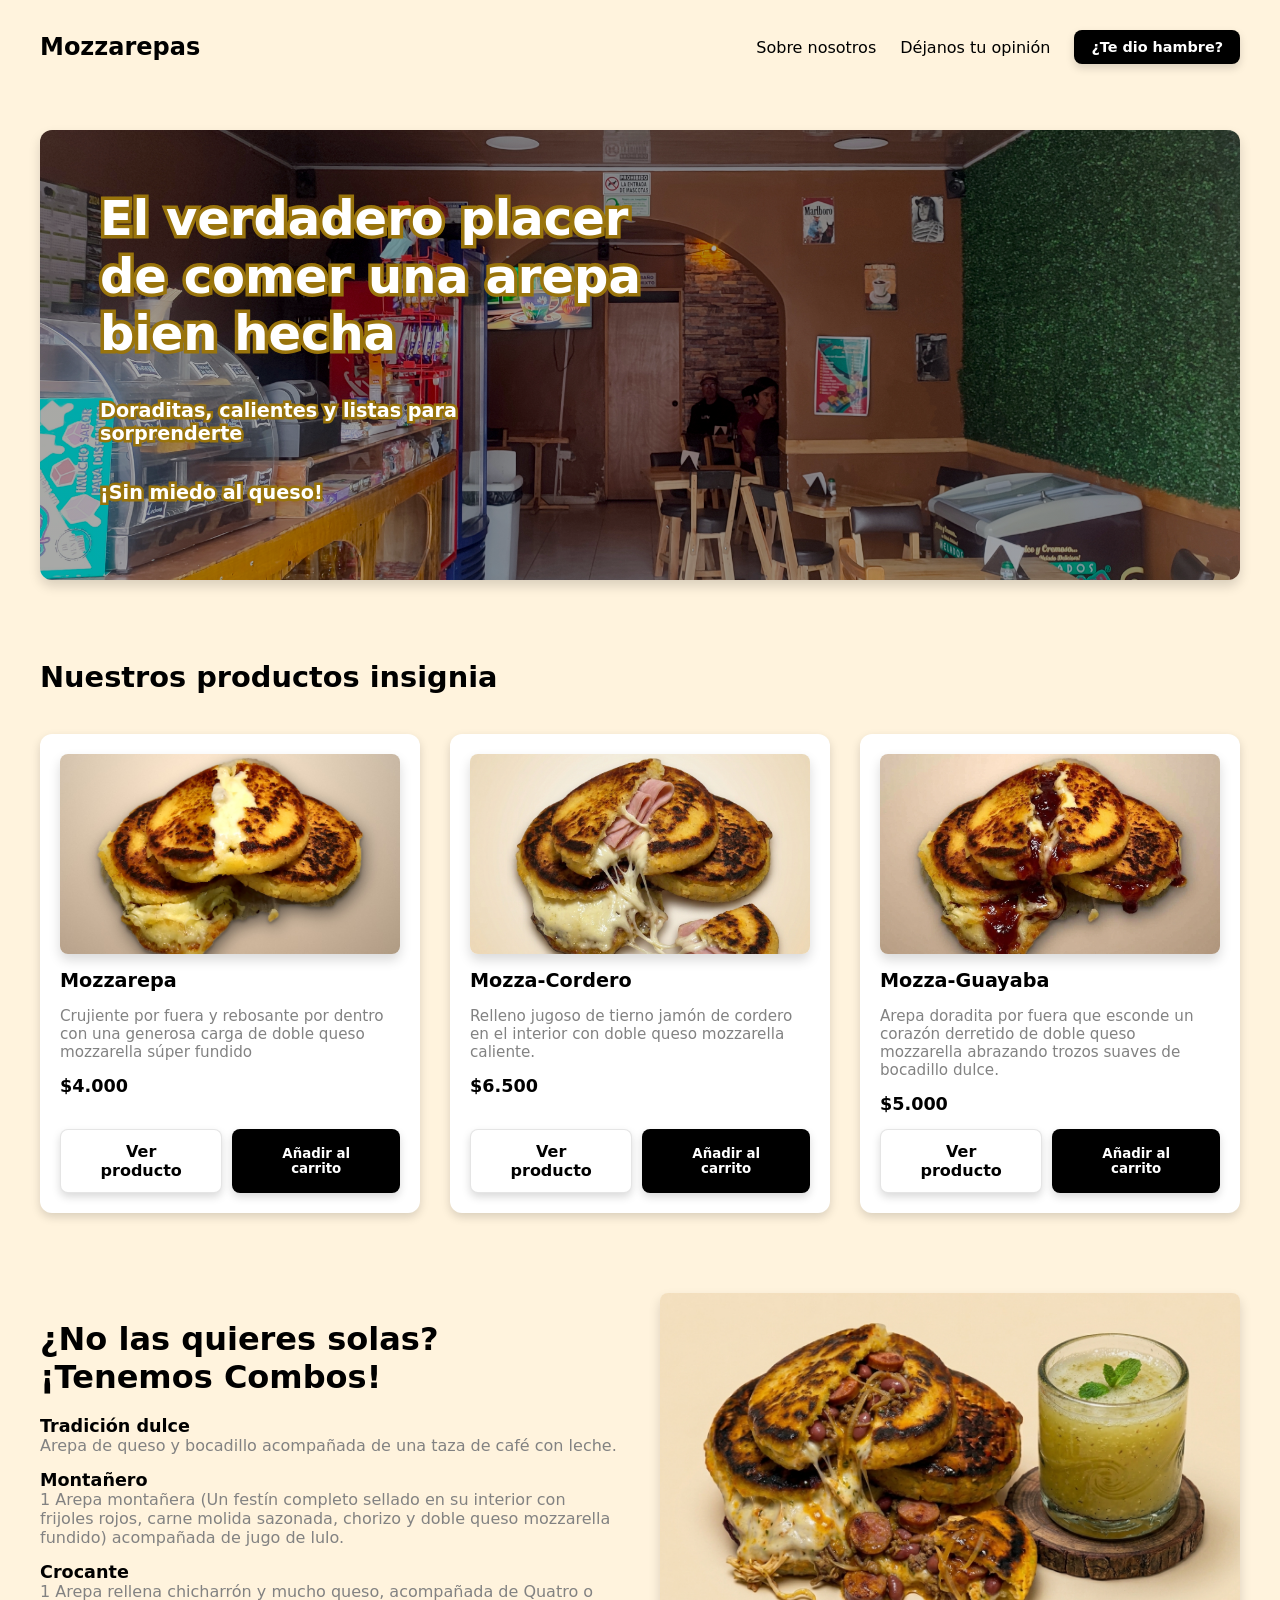
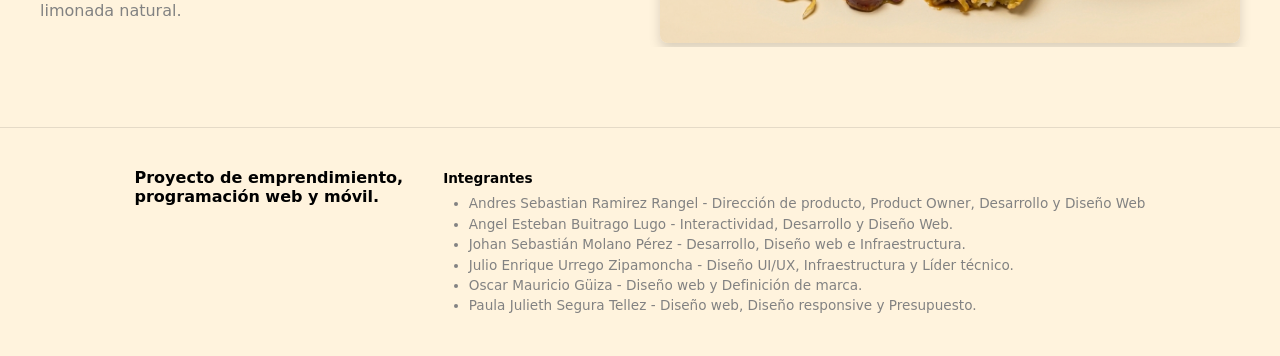
<file: index.html>
<!DOCTYPE html>
<html lang="es">
<head>
  <meta charset="UTF-8">
  <meta name="viewport" content="width=device-width, initial-scale=1.0">
  <title>Mozzarepas - Inicio</title>
  <link rel="stylesheet" href="styles/main.css">
  <script src="scripts/app.js" defer></script>
  <script src="scripts/menu.js" defer></script>
</head>
<body>

  <header>
    <a href="#" class="brand-title">Mozzarepas</a>
    <button type="button" class="menu-toggle" id="menu-toggle" aria-label="Abrir menú" aria-expanded="false">
      <span class="bar"></span>
      <span class="bar"></span>
      <span class="bar"></span>
    </button>
    <ul class="nav-links" id="nav-links">
      <li><a href="sobre-nosotros.html" class="nav-text">Sobre nosotros</a></li>
      <li><a href="opinion.html" class="nav-text">Déjanos tu opinión</a></li>
      <li><a href="tienda.html" class="btn btn-black">¿Te dio hambre?</a></li>
    </ul>
  </header>

  <main>
  <section class="main-section">
    <div class="hero-section hero-left">
      <div class="hero-content">
        <h1 class="hero-title">El verdadero placer de comer una arepa bien hecha</h1>
        <p class="hero-subtitle">Doraditas, calientes y listas para sorprenderte</p>
        <p class="hero-subtitle">¡Sin miedo al queso!</p>
      </div>
    </div>
  </section>

  <section class="main-section">
    <h2 class="section-title">Nuestros productos insignia</h2>
    <div class="products-grid" id="home-products">
      <!-- Tarjetas -->
    </div>
  </section>

  <section class="main-section section-row">
    <div class="moments-content">
      <h2 class="section-title-lg">¿No las quieres solas? ¡Tenemos Combos!</h2>
      <div class="moments-list">
        <div>
          <h3>Tradición dulce</h3>
          <p>Arepa de queso y bocadillo acompañada de una taza de café con leche.</p>
        </div>
        <div>
          <h3>Montañero</h3>
          <p>1 Arepa montañera (Un festín completo sellado en su interior con frijoles rojos, carne molida sazonada, chorizo y doble queso mozzarella fundido) acompañada de jugo de lulo.</p>
        </div>
        <div>
          <h3>Crocante</h3>
          <p>1 Arepa rellena chicharrón y mucho queso, acompañada de Quatro o limonada natural.</p>
        </div>
      </div>
    </div>
    <div class="moments-img-wrapper">
      <img src="img/montañero.jpg" alt="Combos">
    </div>
  </section>
</main>

  <footer>
    <div class="footer-proyecto">
      <p>Proyecto de emprendimiento,<br/> programación web y móvil.</p>
    </div>
    <div class="footer-integrantes">
      <h4>Integrantes</h4>
      <ul>
        <li>Andres Sebastian Ramirez Rangel - Dirección de producto, Product Owner, Desarrollo y Diseño Web</li>
        <li>Angel Esteban Buitrago Lugo - Interactividad, Desarrollo y Diseño Web.</li>
        <li>Johan Sebastián Molano Pérez - Desarrollo, Diseño web e Infraestructura.</li>
        <li>Julio Enrique Urrego Zipamoncha - Diseño UI/UX, Infraestructura y Líder técnico.</li>
        <li>Oscar Mauricio Güiza - Diseño web y Definición de marca.</li>
        <li>Paula Julieth Segura Tellez - Diseño web, Diseño responsive y Presupuesto.</li>
      </ul>
    </div>
  </footer>

  
</body>
</html>
</file>
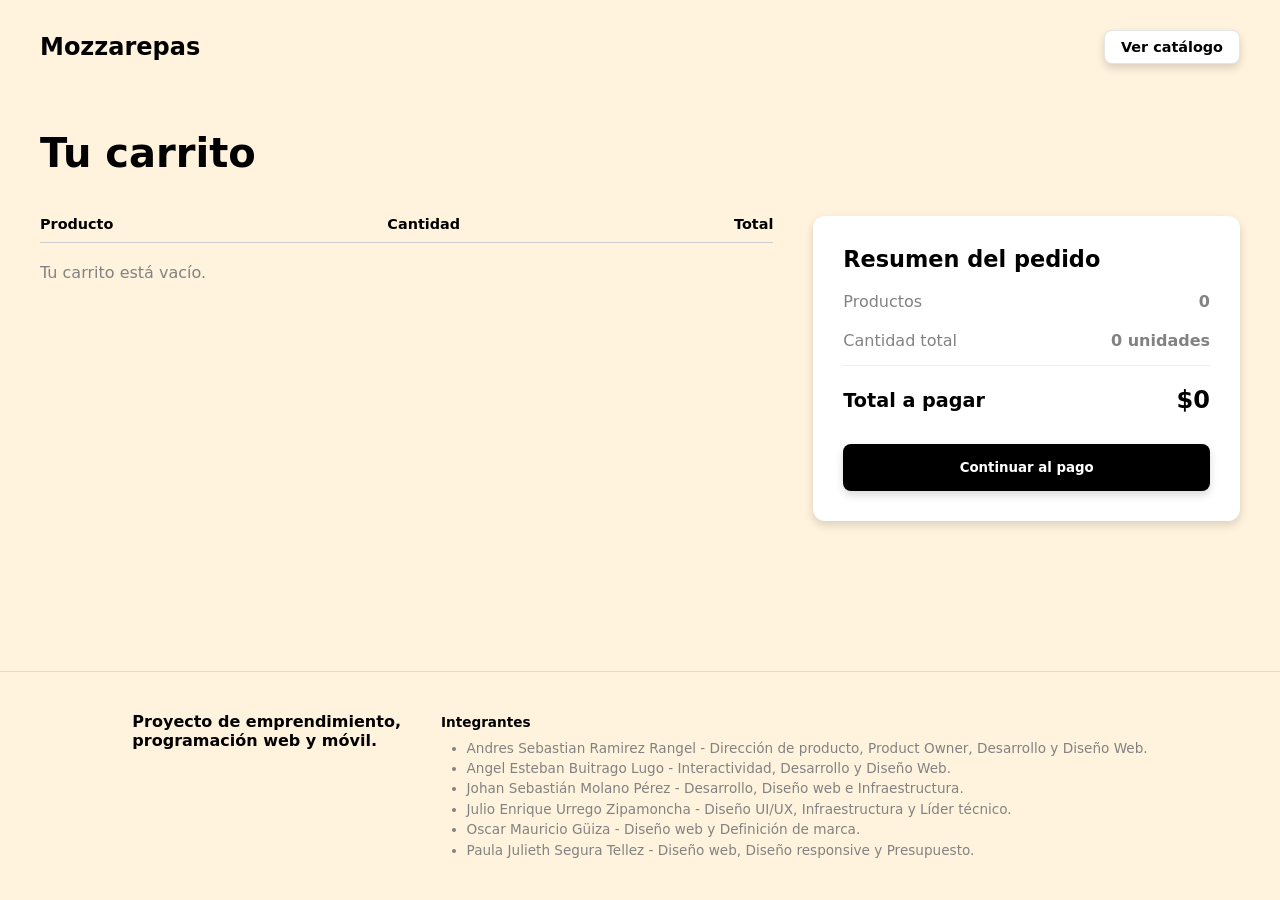
<file: carrito.html>
<!DOCTYPE html>
<html lang="es">
<head>
  <meta charset="UTF-8">
  <meta name="viewport" content="width=device-width, initial-scale=1.0">
  <title>Mozzarepas - Tu Carrito</title>
  <link rel="stylesheet" href="styles/main.css">
  <script src="scripts/app.js" defer></script>
  <script src="scripts/menu.js" defer></script>
</head>
<body>

  <header>
    <a href="index.html" class="brand-title">Mozzarepas</a>
    <button type="button" class="menu-toggle" id="menu-toggle" aria-label="Abrir menú" aria-expanded="false">
      <span class="bar"></span>
      <span class="bar"></span>
      <span class="bar"></span>
    </button>
    <ul class="nav-links" id="nav-links">
      <li><a href="catalogo.html" class="btn btn-white">Ver catálogo</a></li>
    </ul>
  </header>

  <main>
    <section class="main-section">
      <h1 class="page-title">Tu carrito</h1>

      <div class="cart-layout">
        <!-- Lista de productos -->
        <div class="cart-list-container">
          <div class="cart-list-header">
            <span>Producto</span>
            <span>Cantidad</span>
            <span>Total</span>
          </div>
          <div id="cart-items-container">
            <!-- Rellenado por app.js -->
          </div>
        </div>

        <!-- Resumen del pedido -->
        <div class="cart-summary">
          <h3>Resumen del pedido</h3>
          <div class="cart-summary-row">
            <span>Productos</span>
            <strong id="cart-subtotal-count">0</strong>
          </div>
          <div class="cart-summary-row cart-summary-divider">
            <span>Cantidad total</span>
            <strong id="cart-total-units">0 unidades</strong>
          </div>
          <div class="cart-summary-total">
            <span>Total a pagar</span>
            <span id="cart-total-amount" class="cart-total-price">$0</span>
          </div>
          <button id="checkout-btn" class="btn btn-black btn-full btn-checkout">Continuar al pago</button>
        </div>
      </div>
    </section>
  </main>

  <footer>
    <div class="footer-proyecto">
      <p>Proyecto de emprendimiento,<br/> programación web y móvil.</p>
    </div>
    <div class="footer-integrantes">
      <h4>Integrantes</h4>
      <ul>
        <li>Andres Sebastian Ramirez Rangel - Dirección de producto, Product Owner, Desarrollo y Diseño Web.</li>
        <li>Angel Esteban Buitrago Lugo - Interactividad, Desarrollo y Diseño Web.</li>
        <li>Johan Sebastián Molano Pérez - Desarrollo, Diseño web e Infraestructura.</li>
        <li>Julio Enrique Urrego Zipamoncha - Diseño UI/UX, Infraestructura y Líder técnico.</li>
        <li>Oscar Mauricio Güiza - Diseño web y Definición de marca.</li>
        <li>Paula Julieth Segura Tellez - Diseño web, Diseño responsive y Presupuesto.</li>
      </ul>
    </div>
  </footer>

</body>
</html>
</file>
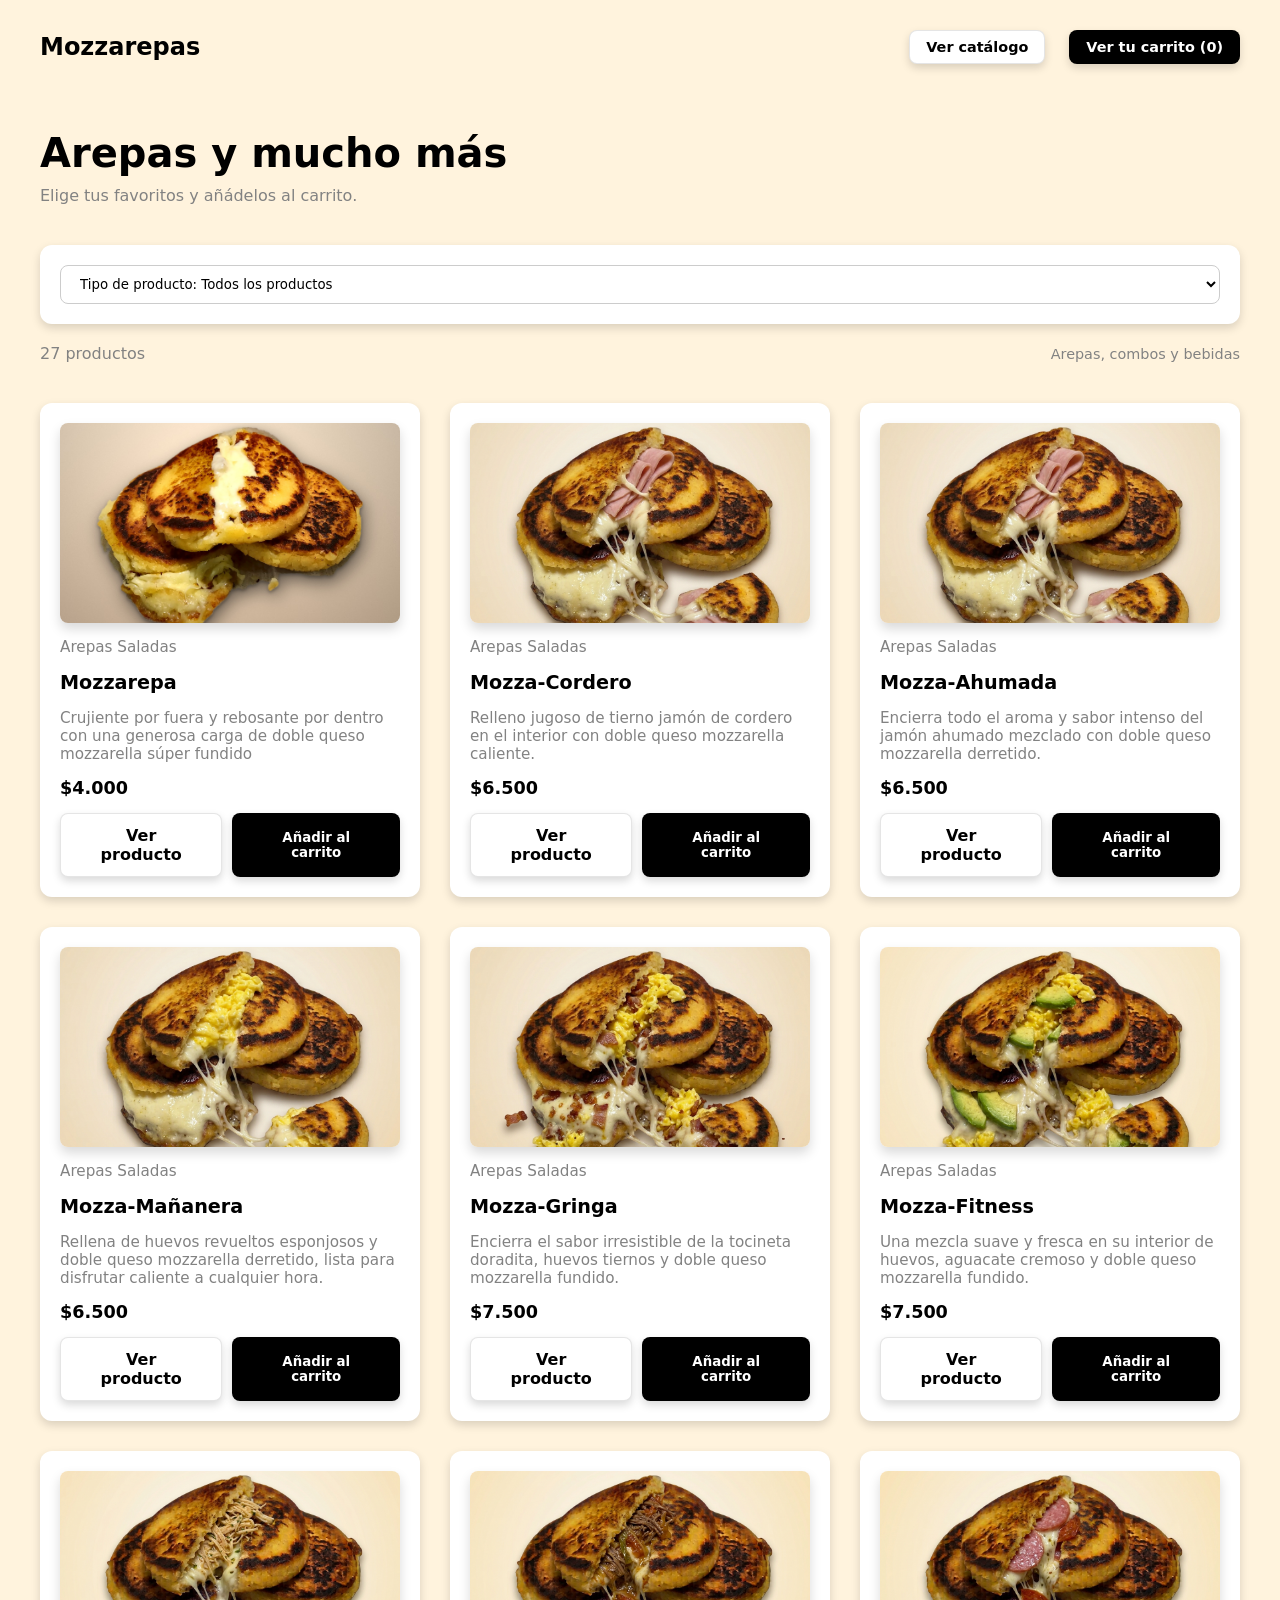
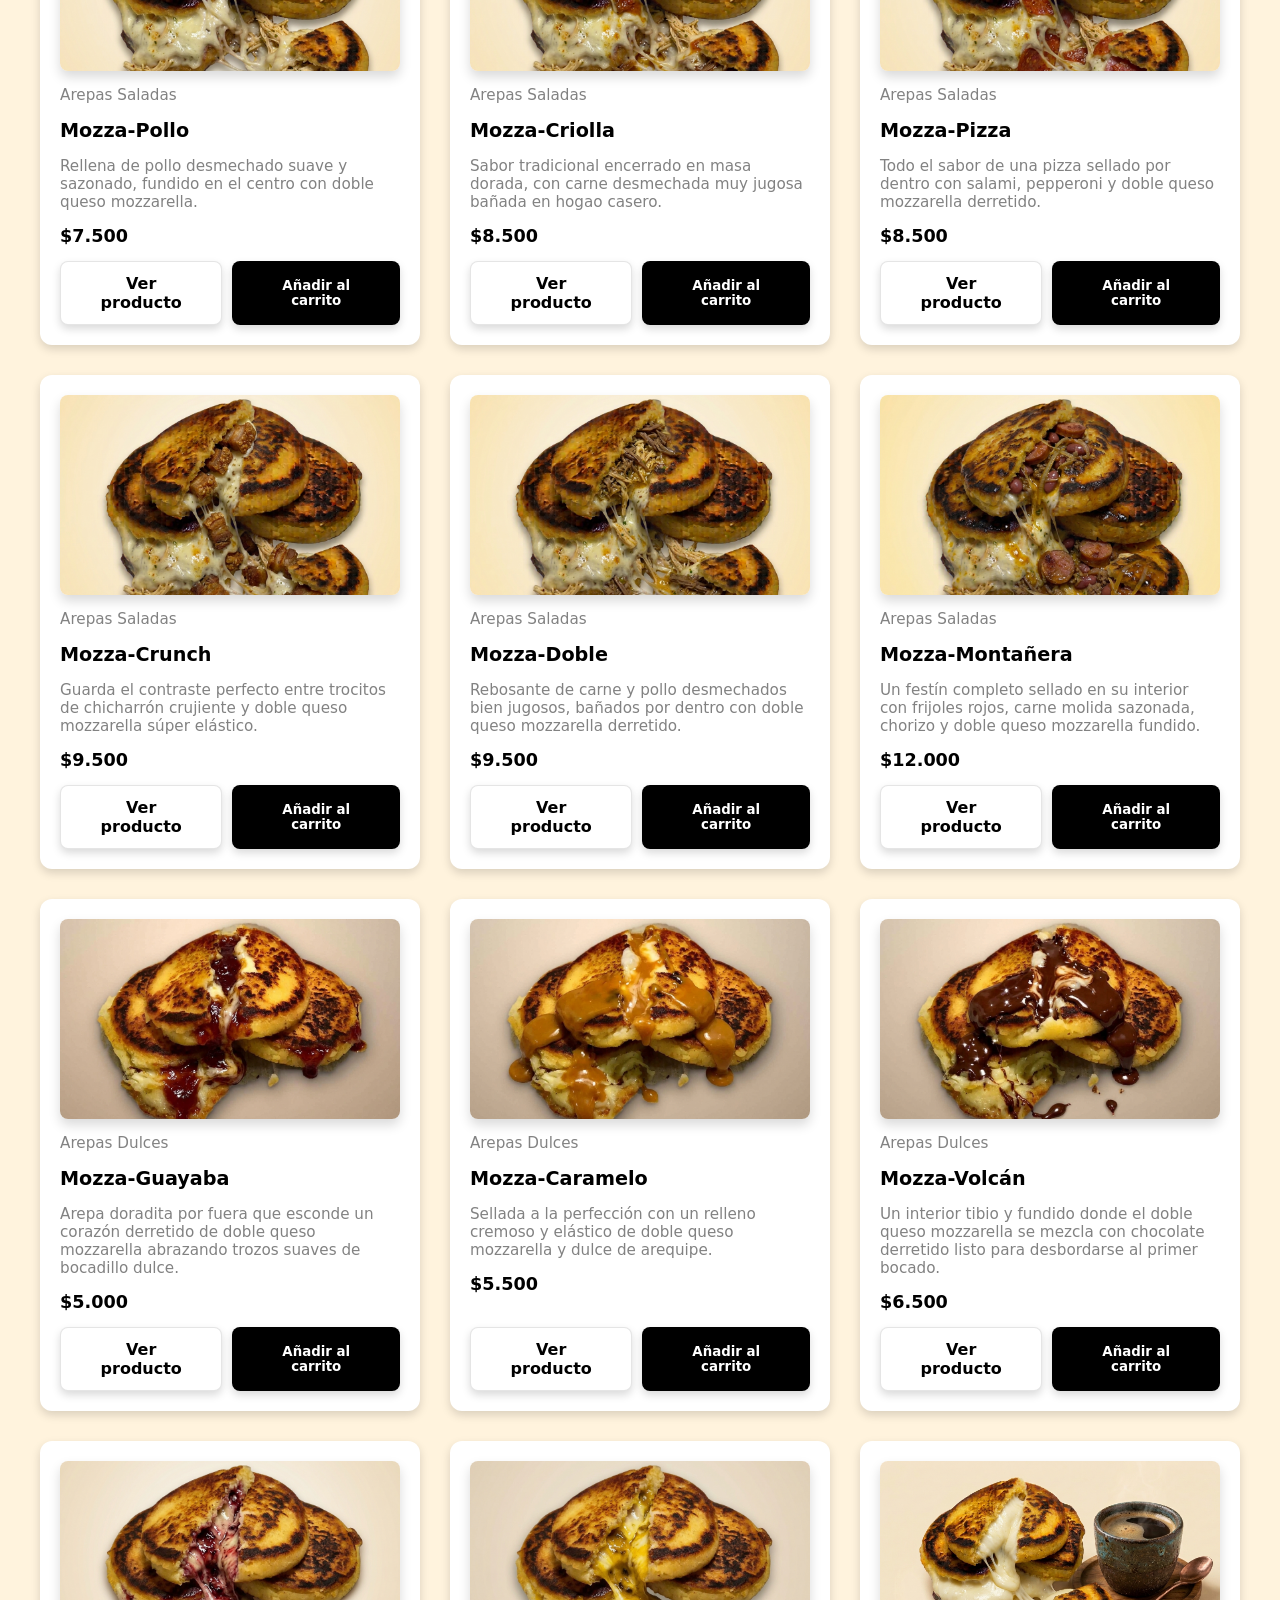
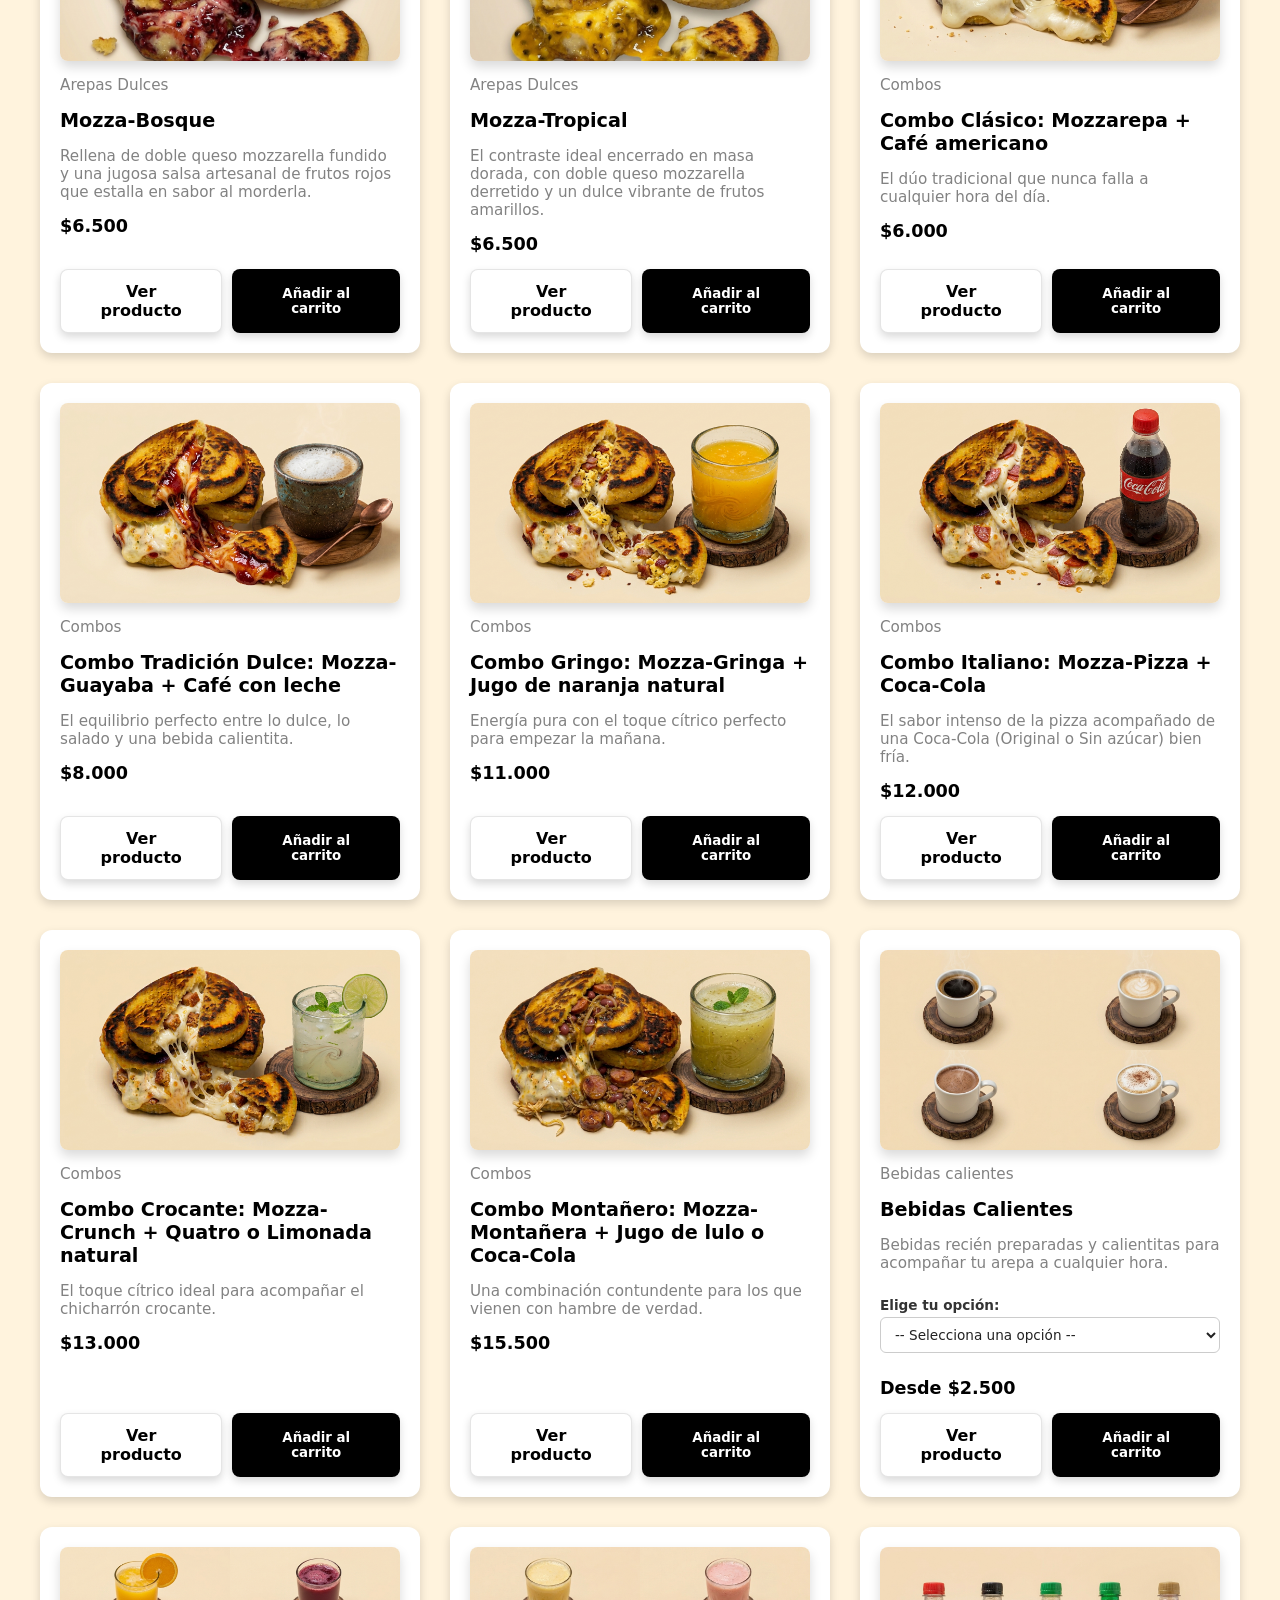
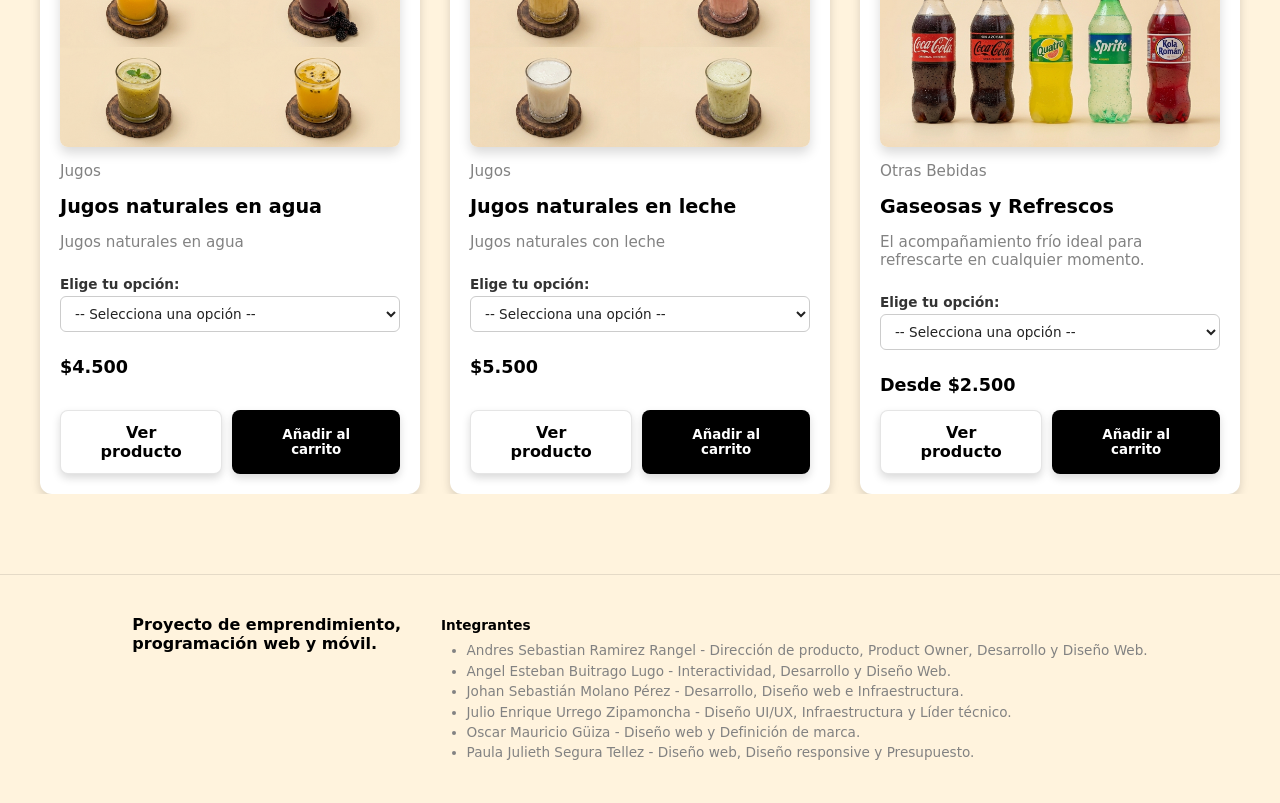
<file: catalogo.html>
<!DOCTYPE html>
<html lang="es">
<head>
  <meta charset="UTF-8">
  <meta name="viewport" content="width=device-width, initial-scale=1.0">
  <title>Mozzarepas - Catálogo</title>
  <link rel="stylesheet" href="styles/main.css">
  <script src="scripts/app.js" defer></script>
  <script src="scripts/menu.js" defer></script>
</head>
<body>

  <header>
    <a href="index.html" class="brand-title">Mozzarepas</a>
    <button type="button" class="menu-toggle" id="menu-toggle" aria-label="Abrir menú" aria-expanded="false">
      <span class="bar"></span>
      <span class="bar"></span>
      <span class="bar"></span>
    </button>
    <ul class="nav-links" id="nav-links">
      <li><a href="catalogo.html" class="btn btn-white">Ver catálogo</a></li>
      <li><a href="carrito.html" class="btn btn-black">Ver tu carrito (<span id="cart-count">0</span>)</a></li>
  </header>

  <main>
    <section class="main-section">
      <div class="catalog-header">
        <h1 class="page-title">Arepas y mucho más</h1>
        <p>Elige tus favoritos y añádelos al carrito.</p>
      </div>

      <div class="filters-bar">
        <select class="filter-select" id="filter-category">
          <option value="all">Tipo de producto: Todos los productos</option>
        </select>
      </div>

      <div class="catalog-meta">
        <span id="product-count">6 productos</span>
        <span class="catalog-meta-subtitle">Arepas, combos y bebidas</span>
      </div>

      <div class="products-grid" id="catalog-grid">
          <!-- Rellenado dinámicamente por app.js -->
      </div>
    </section>
  </main>

  <footer>
    <div class="footer-proyecto">
      <p>Proyecto de emprendimiento,<br/> programación web y móvil.</p>
    </div>
    <div class="footer-integrantes">
      <h4>Integrantes</h4>
      <ul>
        <li>Andres Sebastian Ramirez Rangel - Dirección de producto, Product Owner, Desarrollo y Diseño Web.</li>
        <li>Angel Esteban Buitrago Lugo - Interactividad, Desarrollo y Diseño Web.</li>
        <li>Johan Sebastián Molano Pérez - Desarrollo, Diseño web e Infraestructura.</li>
        <li>Julio Enrique Urrego Zipamoncha - Diseño UI/UX, Infraestructura y Líder técnico.</li>
        <li>Oscar Mauricio Güiza - Diseño web y Definición de marca.</li>
        <li>Paula Julieth Segura Tellez - Diseño web, Diseño responsive y Presupuesto.</li>
      </ul>
    </div>
  </footer>

</body>
</html>
</file>
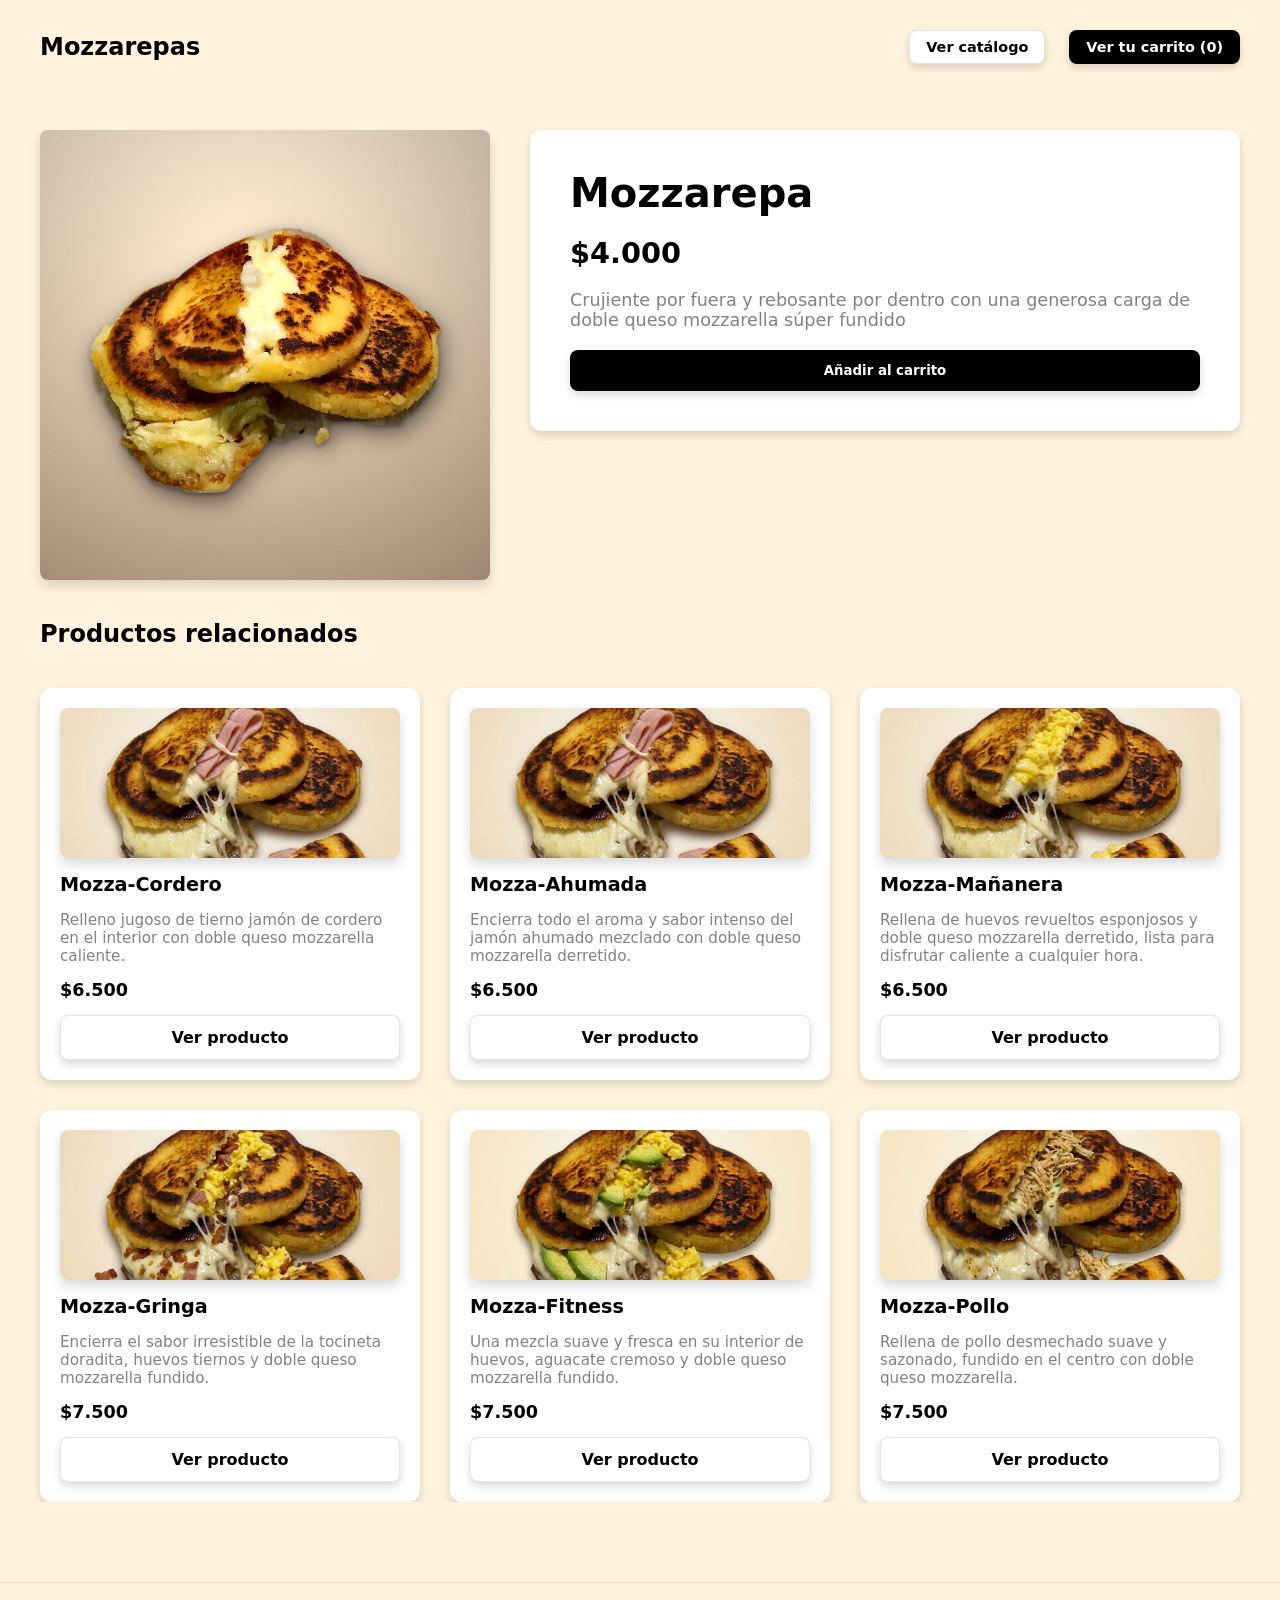
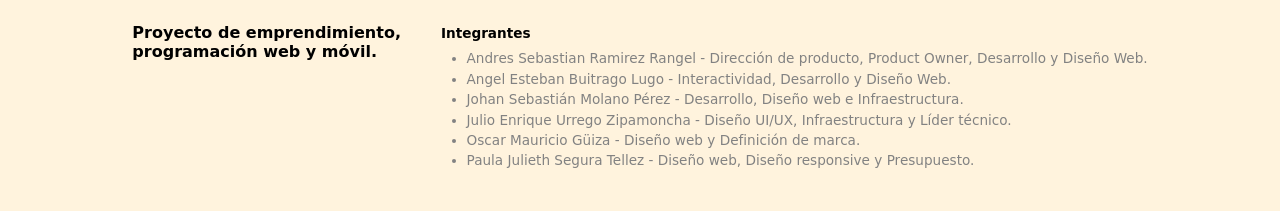
<file: detalles-producto.html>
<!DOCTYPE html>
<html lang="es">
<head>
  <meta charset="UTF-8">
  <meta name="viewport" content="width=device-width, initial-scale=1.0">
  <title>Mozzarepas - Detalle del Producto</title>
  <link rel="stylesheet" href="styles/main.css">
  <script src="scripts/app.js" defer></script>
  <script src="scripts/menu.js" defer></script>
</head>
<body>

  <header>
    <a href="index.html" class="brand-title">Mozzarepas</a>
    <button type="button" class="menu-toggle" id="menu-toggle" aria-label="Abrir menú" aria-expanded="false">
      <span class="bar"></span>
      <span class="bar"></span>
      <span class="bar"></span>
    </button>
    <ul class="nav-links" id="nav-links">
      <li><a href="catalogo.html" class="btn btn-white">Ver catálogo</a></li>
      <li><a href="carrito.html" class="btn btn-black">Ver tu carrito (<span id="cart-count">0</span>)</a></li>
  </header>

  <main>
    <section class="main-section" id="product-details">
      <!-- Rellenado dinámicamente por app.js -->
    </section>
  </main>

  <footer>
    <div class="footer-proyecto">
      <p>Proyecto de emprendimiento,<br/> programación web y móvil.</p>
    </div>
    <div class="footer-integrantes">
      <h4>Integrantes</h4>
      <ul>
        <li>Andres Sebastian Ramirez Rangel - Dirección de producto, Product Owner, Desarrollo y Diseño Web.</li>
        <li>Angel Esteban Buitrago Lugo - Interactividad, Desarrollo y Diseño Web.</li>
        <li>Johan Sebastián Molano Pérez - Desarrollo, Diseño web e Infraestructura.</li>
        <li>Julio Enrique Urrego Zipamoncha - Diseño UI/UX, Infraestructura y Líder técnico.</li>
        <li>Oscar Mauricio Güiza - Diseño web y Definición de marca.</li>
        <li>Paula Julieth Segura Tellez - Diseño web, Diseño responsive y Presupuesto.</li>
      </ul>
    </div>
  </footer>


</body>
</html>
</file>
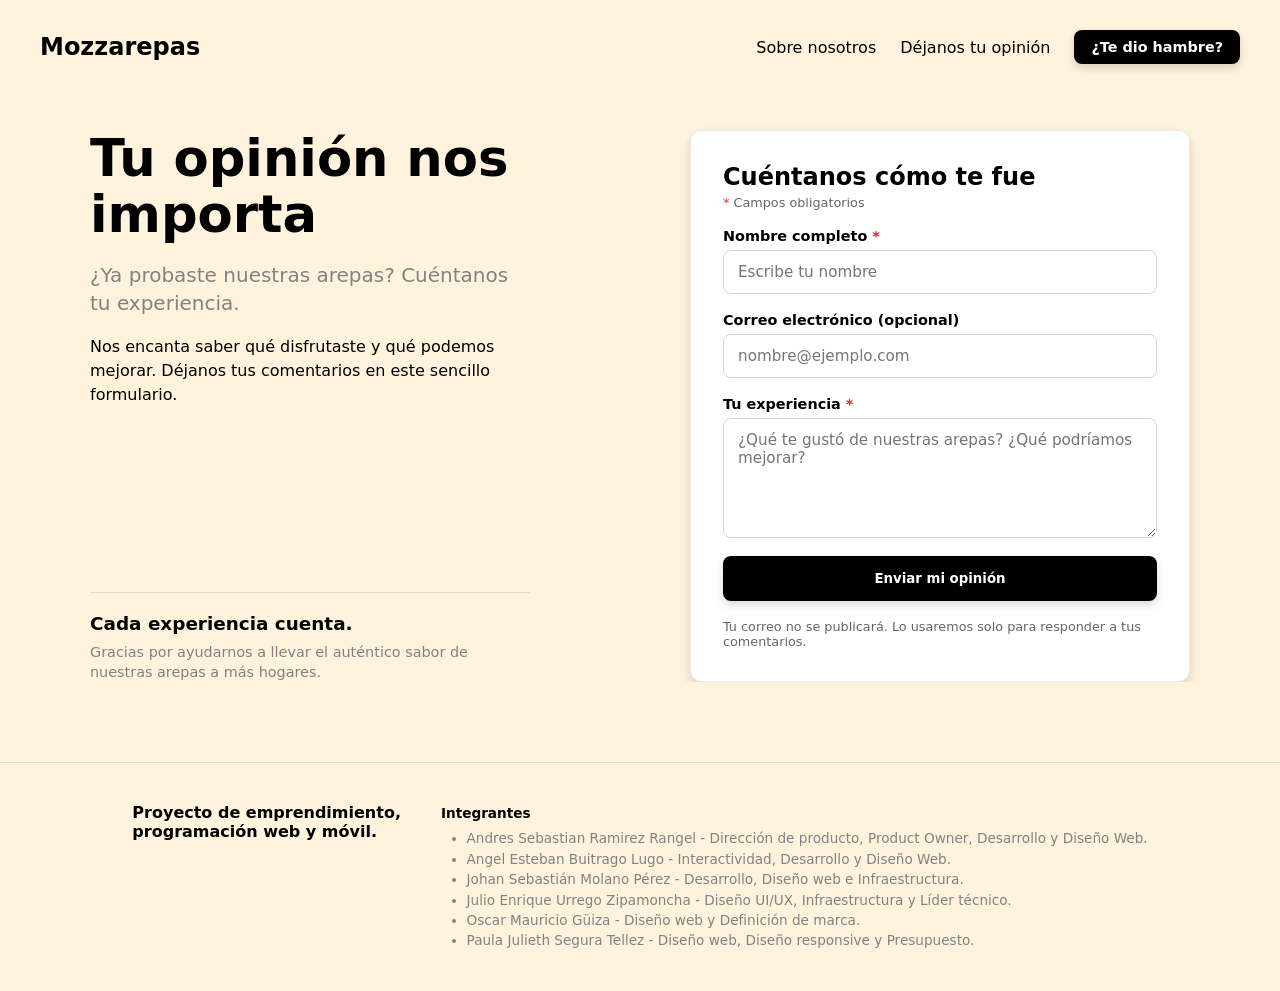
<file: opinion.html>
<!DOCTYPE html>
<html lang="es">
<head>
  <meta charset="UTF-8">
  <meta name="viewport" content="width=device-width, initial-scale=1.0">
  <title>Mozzarepas - Déjanos tu opinión</title>
  <link rel="stylesheet" href="styles/main.css">
  <script src="scripts/app.js" defer></script>
  <script src="scripts/menu.js" defer></script>
</head>
<body>

  <header>
    <a href="index.html" class="brand-title">Mozzarepas</a>
    <button type="button" class="menu-toggle" id="menu-toggle" aria-label="Abrir menú" aria-expanded="false">
      <span class="bar"></span>
      <span class="bar"></span>
      <span class="bar"></span>
    </button>
    <ul class="nav-links" id="nav-links">
      <li><a href="sobre-nosotros.html" class="nav-text">Sobre nosotros</a></li>
      <li><a href="opinion.html" class="nav-text">Déjanos tu opinión</a></li>
      <li><a href="tienda.html" class="btn btn-black">¿Te dio hambre?</a></li>
    </ul>
  </header>

  <main>
    <section class="main-section section-row opinion-section">
      <div class="opinion-content">
        <div class="opinion-intro">
          <h1 class="page-title opinion-title">Tu opinión nos importa</h1>
          <p class="opinion-subtitle">¿Ya probaste nuestras arepas? Cuéntanos tu experiencia.</p>
          <p class="opinion-text">Nos encanta saber qué disfrutaste y qué podemos mejorar. Déjanos tus comentarios en este sencillo formulario.</p>
        </div>

        <div class="opinion-note">
          <h3>Cada experiencia cuenta.</h3>
          <p>Gracias por ayudarnos a llevar el auténtico sabor de nuestras arepas a más hogares.</p>
        </div>
      </div>

      <div class="opinion-form">
        <form class="formulario-opinion" id="opinion-form">
          <div class="opinion-form-header">
            <h3 class="titulo-opinion">Cuéntanos cómo te fue</h3>
            <p class="opinion-indicators"><span class="required-mark">*</span> Campos obligatorios</p>
          </div>

          <div class="form-group">
            <label for="opinion-nombre" class="etiqueta">Nombre completo <span class="required-mark">*</span></label>
            <input class="campo-texto" type="text" name="opinion-nombre" id="opinion-nombre" placeholder="Escribe tu nombre" required>
          </div>

          <div class="form-group">
            <label for="opinion-email" class="etiqueta">Correo electrónico (opcional)</label>
            <input class="campo-texto" type="email" name="opinion-email" id="opinion-email" placeholder="nombre@ejemplo.com">
          </div>

          <div class="form-group">
            <label for="opinion-comentario" class="etiqueta">Tu experiencia <span class="required-mark">*</span></label>
            <textarea class="comentario" name="opinion-comentario" id="opinion-comentario" placeholder="¿Qué te gustó de nuestras arepas? ¿Qué podríamos mejorar?" required></textarea>
          </div>

          <button type="submit" class="btn btn-black opinion-btn">Enviar mi opinión</button>
          <p class="opinion-indicators">Tu correo no se publicará. Lo usaremos solo para responder a tus comentarios.</p>
        </form>
      </div>
    </section>
  </main>

  <footer>
    <div class="footer-proyecto">
      <p>Proyecto de emprendimiento,<br/> programación web y móvil.</p>
    </div>
    <div class="footer-integrantes">
      <h4>Integrantes</h4>
      <ul>
        <li>Andres Sebastian Ramirez Rangel - Dirección de producto, Product Owner, Desarrollo y Diseño Web.</li>
        <li>Angel Esteban Buitrago Lugo - Interactividad, Desarrollo y Diseño Web.</li>
        <li>Johan Sebastián Molano Pérez - Desarrollo, Diseño web e Infraestructura.</li>
        <li>Julio Enrique Urrego Zipamoncha - Diseño UI/UX, Infraestructura y Líder técnico.</li>
        <li>Oscar Mauricio Güiza - Diseño web y Definición de marca.</li>
        <li>Paula Julieth Segura Tellez - Diseño web, Diseño responsive y Presupuesto.</li>
      </ul>
    </div>
  </footer>

</body>
</html>
</file>
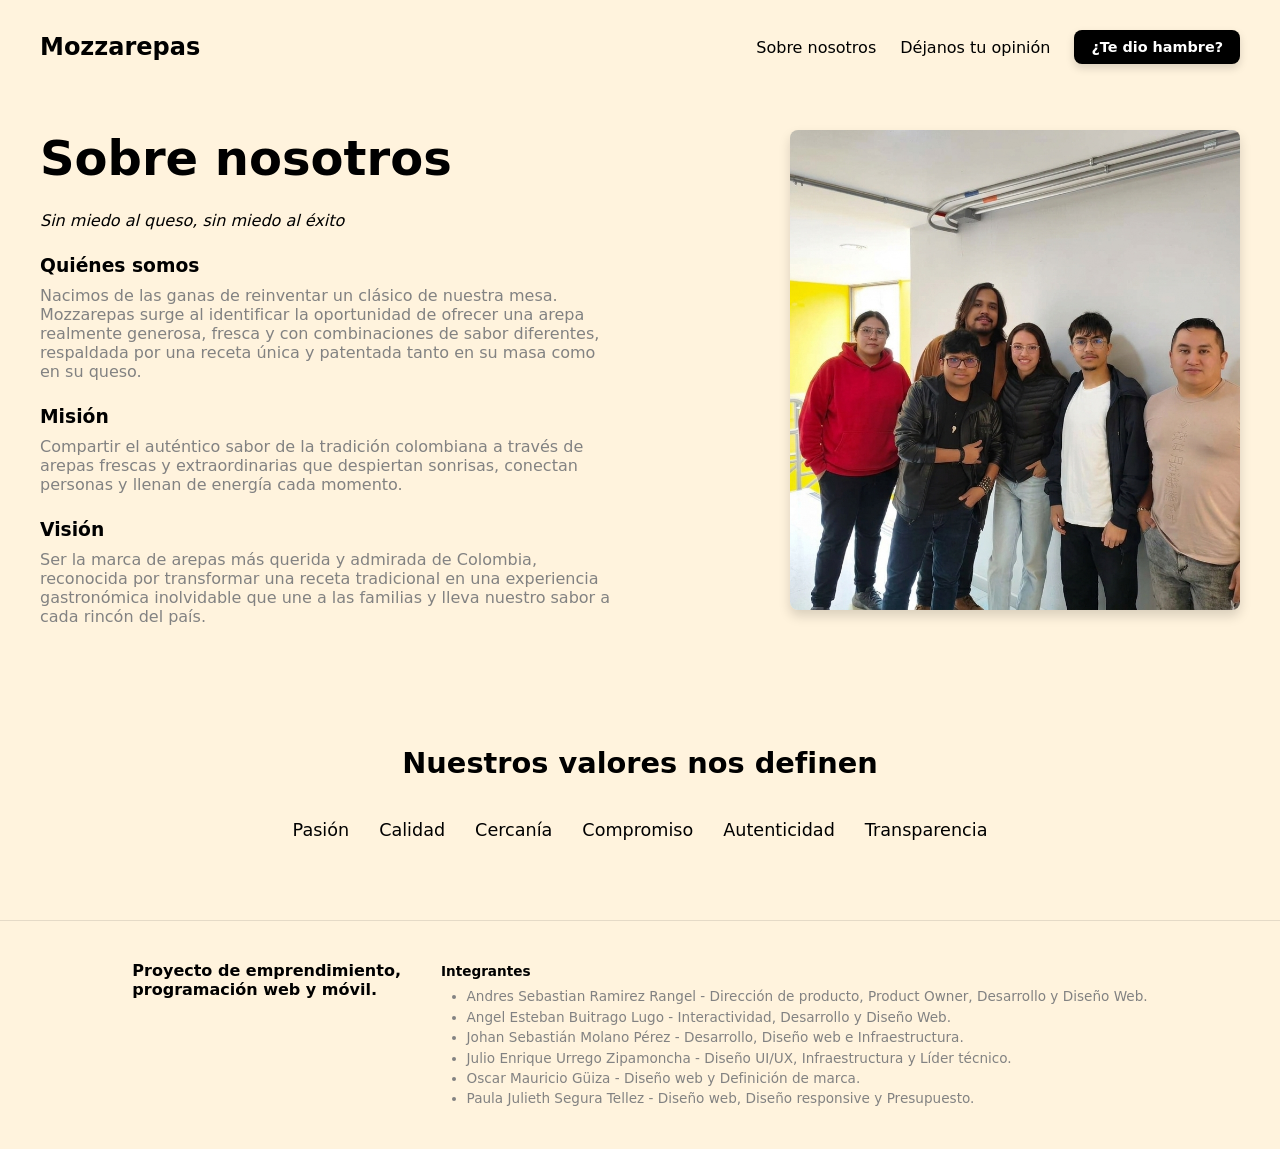
<file: sobre-nosotros.html>
<!DOCTYPE html>
<html lang="es">
<head>
  <meta charset="UTF-8">
  <meta name="viewport" content="width=device-width, initial-scale=1.0">
  <title>Mozzarepas - Sobre nosotros</title>
  <link rel="stylesheet" href="styles/main.css">
  <script src="scripts/app.js" defer></script>
  <script src="scripts/menu.js" defer></script>
</head>
<body>

  <header>
    <a href="index.html" class="brand-title">Mozzarepas</a>
    <ul class="nav-links">
      <li><a href="sobre-nosotros.html" class="nav-text">Sobre nosotros</a></li>
      <li><a href="opinion.html" class="nav-text">Déjanos tu opinión</a></li>
      <li><a href="tienda.html" class="btn btn-black">¿Te dio hambre?</a></li>
    </ul>
  </header>

  <main>
    <section class="main-section section-row about-section">
      <div class="about-content">
        <h1 class="about-title">Sobre nosotros</h1>
        <p class="about-slogan">Sin miedo al queso, sin miedo al éxito</p>
        <div class="about-block">
          <h3>Quiénes somos</h3>
          <p>Nacimos de las ganas de reinventar un clásico de nuestra mesa. Mozzarepas surge al identificar la oportunidad de ofrecer una arepa realmente generosa, fresca y con combinaciones de sabor diferentes, respaldada por una receta única y patentada tanto en su masa como en su queso.</p>
        </div>
        <div class="about-block">
          <h3>Misión</h3>
          <p>Compartir el auténtico sabor de la tradición colombiana a través de arepas frescas y extraordinarias que despiertan sonrisas, conectan personas y llenan de energía cada momento.</p>
        </div>
        <div class="about-block">
          <h3>Visión</h3>
          <p>Ser la marca de arepas más querida y admirada de Colombia, reconocida por transformar una receta tradicional en una experiencia gastronómica inolvidable que une a las familias y lleva nuestro sabor a cada rincón del país.</p>
        </div>
      </div>
      <div class="about-img-wrapper">
        <img src="img/equipo.jpg" alt="Equipo">
      </div>
    </section>

    <section class="main-section values-section">
      <h2 class="section-title">Nuestros valores nos definen</h2>
      <div class="values-list">
        <span>Pasión</span>
        <span>Calidad</span>
        <span>Cercanía</span>
        <span>Compromiso</span>
        <span>Autenticidad</span>
        <span>Transparencia</span>
      </div>
    </section>
  </main>

  <footer>
    <div class="footer-proyecto">
      <p>Proyecto de emprendimiento,<br/> programación web y móvil.</p>
    </div>
    <div class="footer-integrantes">
      <h4>Integrantes</h4>
      <ul>
        <li>Andres Sebastian Ramirez Rangel - Dirección de producto, Product Owner, Desarrollo y Diseño Web.</li>
        <li>Angel Esteban Buitrago Lugo - Interactividad, Desarrollo y Diseño Web.</li>
        <li>Johan Sebastián Molano Pérez - Desarrollo, Diseño web e Infraestructura.</li>
        <li>Julio Enrique Urrego Zipamoncha - Diseño UI/UX, Infraestructura y Líder técnico.</li>
        <li>Oscar Mauricio Güiza - Diseño web y Definición de marca.</li>
        <li>Paula Julieth Segura Tellez - Diseño web, Diseño responsive y Presupuesto.</li>
      </ul>
    </div>
  </footer>

</body>
</html>
</file>
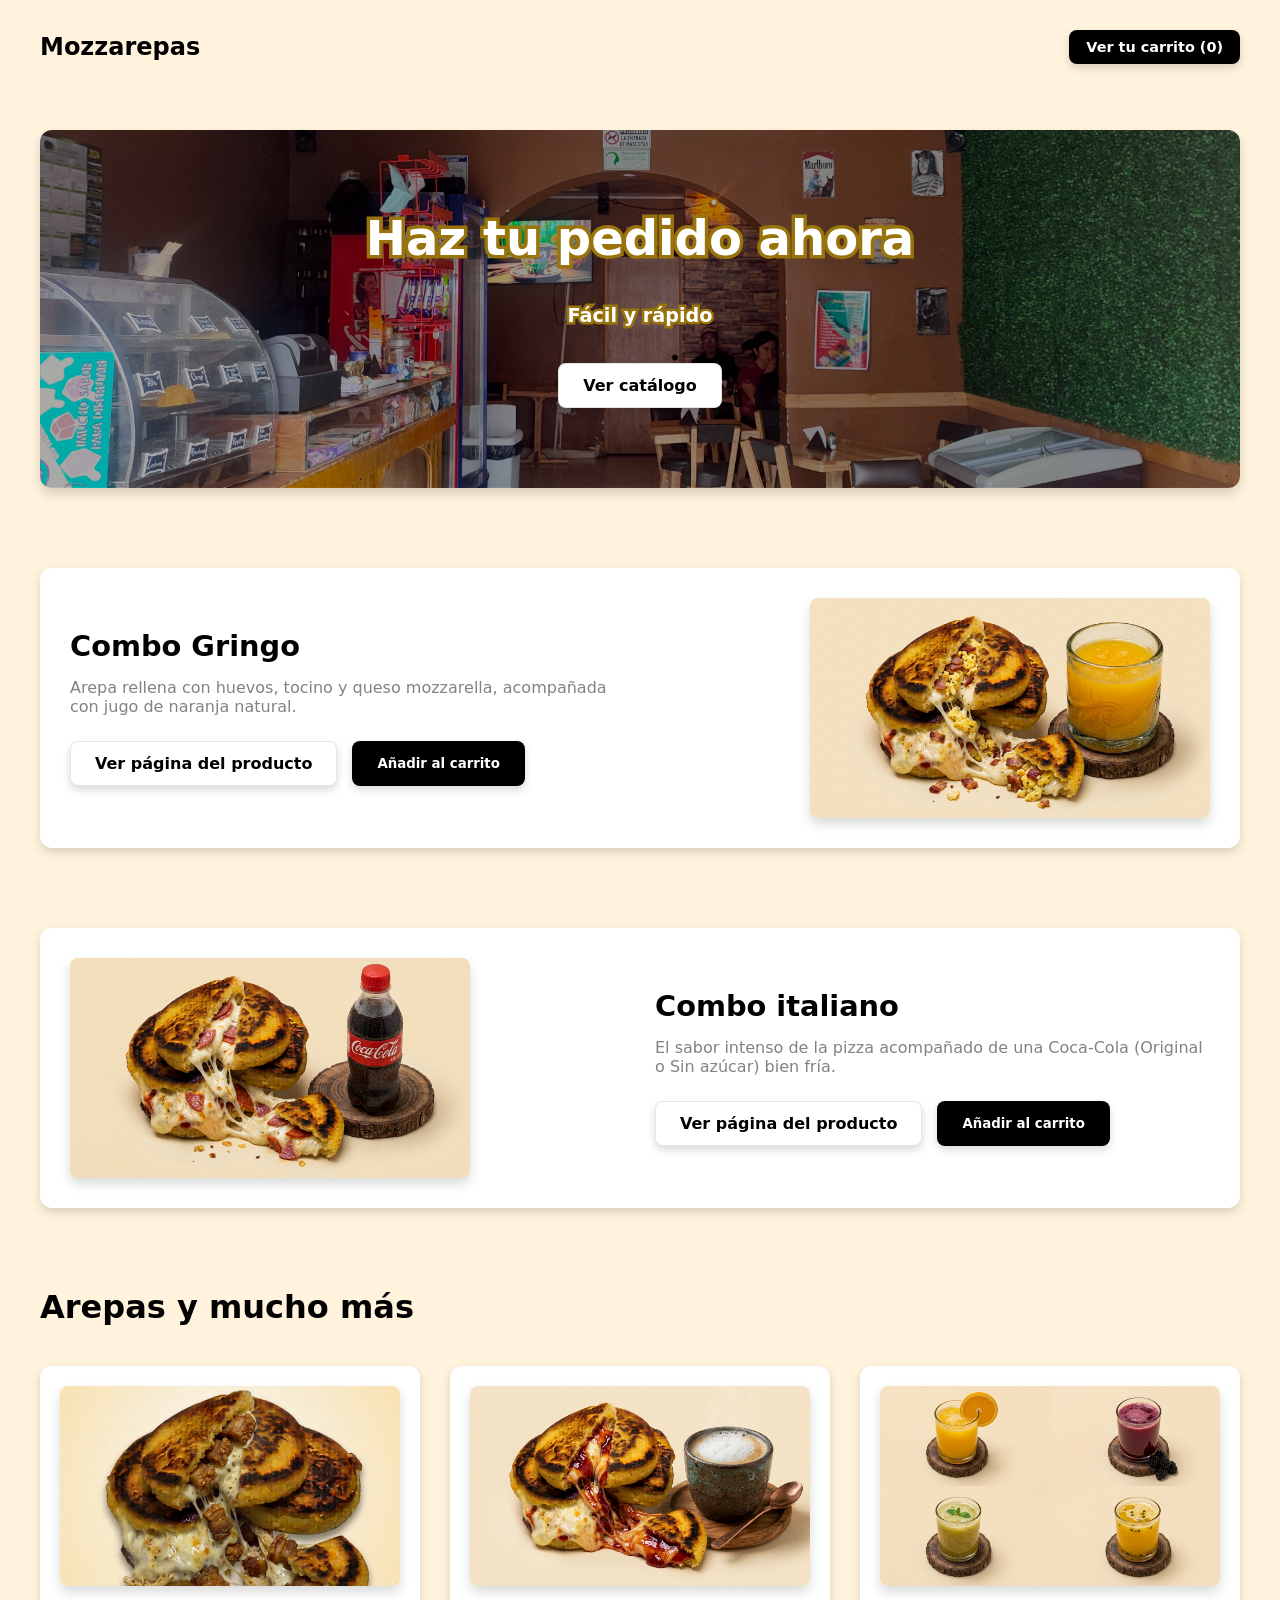
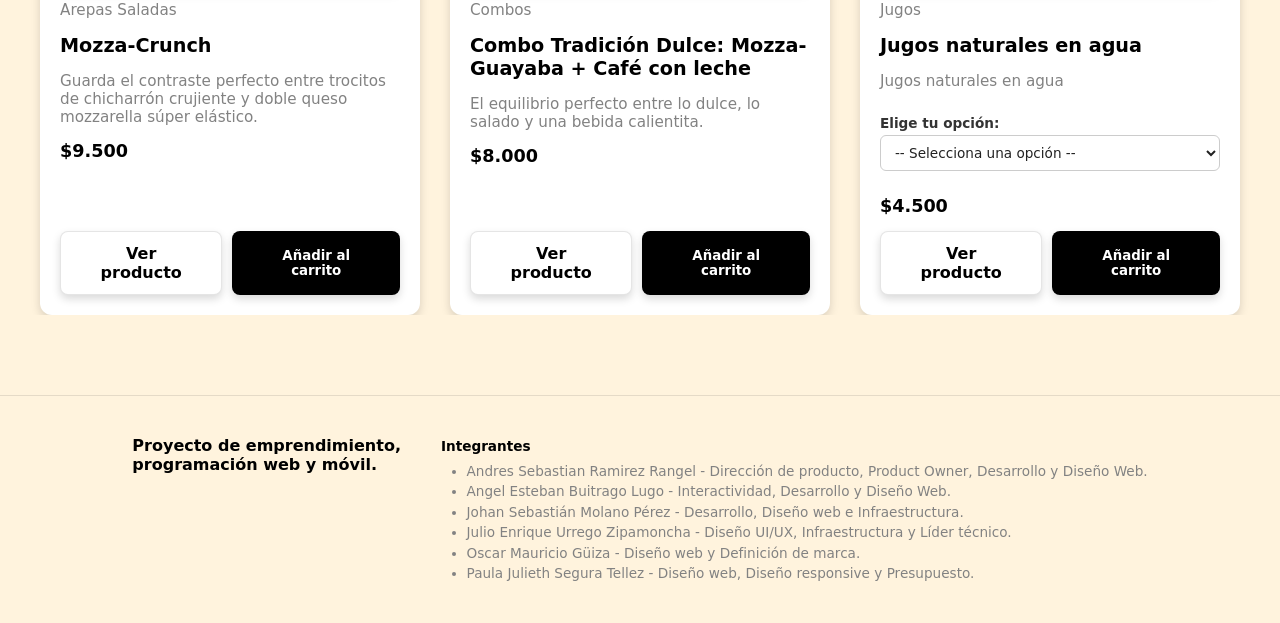
<file: tienda.html>
<!DOCTYPE html>
<html lang="es">
<head>
  <meta charset="UTF-8">
  <meta name="viewport" content="width=device-width, initial-scale=1.0">
  <title>Mozzarepas - Tienda</title>
  <link rel="stylesheet" href="styles/main.css">
  <script src="scripts/app.js" defer></script>
  <script src="scripts/menu.js" defer></script>
</head>
<body>

  <header>
    <a href="index.html" class="brand-title">Mozzarepas</a>
    <button type="button" class="menu-toggle" id="menu-toggle" aria-label="Abrir menú" aria-expanded="false">
      <span class="bar"></span>
      <span class="bar"></span>
      <span class="bar"></span>
    </button>
    <ul class="nav-links" id="nav-links">
      <li><a href="carrito.html" class="btn btn-black">Ver tu carrito (<span id="cart-count">0</span>)</a></li>
  </header>

  <main>
<section class="main-section">
    <div class="hero-section">
      <div class="hero-content">
        <h1 class="hero-title">Haz tu pedido ahora</h1>
        <p class="hero-subtitle">Fácil y rápido</p>
        <a href="catalogo.html" class="btn btn-white">Ver catálogo</a>
      </div>
    </div>
  </section>

<!-- Combo gringo -->
  <section class="main-section combo-card">
    <div class="combo-info">
      <h2 class="section-title">Combo Gringo</h2>
      <p>Arepa rellena con huevos, tocino y queso mozzarella, acompañada con jugo de naranja natural.</p>
        <div class="combo-actions">
          <a href="detalles-producto.html?id=20" class="btn btn-white">Ver página del producto</a>
          <button class="btn btn-black btn-add-combo" id="20">Añadir al carrito</button>
        </div>
    </div>
    <div class="combo-img-right">
      <img src="img/gringo.jpg" alt="Combo Gringo">
    </div>
  </section>

  <!-- Combo Italiano -->
  <section class="main-section combo-card">
    <div class="combo-img-left">
      <img src="img/italiano.jpg" alt="Combo italiano">
    </div>
    <div class="combo-info">
      <h2 class="section-title">Combo italiano</h2>
      <p>El sabor intenso de la pizza acompañado de una Coca-Cola (Original o Sin azúcar) bien fría.</p>
        <div class="combo-actions">
          <a href="detalles-producto.html?id=21" class="btn btn-white">Ver página del producto</a>
          <button class="btn btn-black btn-add-combo" id="21">Añadir al carrito</button>
        </div>
    </div>
  </section>

  <section class="main-section">
    <h2 class="section-title-lg">Arepas y mucho más</h2>
    <div id="tienda-products" class="products-grid"></div>
  </section>
  </main>

  <footer>
    <div class="footer-proyecto">
      <p>Proyecto de emprendimiento,<br/> programación web y móvil.</p>
    </div>
    <div class="footer-integrantes">
      <h4>Integrantes</h4>
      <ul>
        <li>Andres Sebastian Ramirez Rangel - Dirección de producto, Product Owner, Desarrollo y Diseño Web.</li>
        <li>Angel Esteban Buitrago Lugo - Interactividad, Desarrollo y Diseño Web.</li>
        <li>Johan Sebastián Molano Pérez - Desarrollo, Diseño web e Infraestructura.</li>
        <li>Julio Enrique Urrego Zipamoncha - Diseño UI/UX, Infraestructura y Líder técnico.</li>
        <li>Oscar Mauricio Güiza - Diseño web y Definición de marca.</li>
        <li>Paula Julieth Segura Tellez - Diseño web, Diseño responsive y Presupuesto.</li>
      </ul>
    </div>
  </footer>

  
</body>
</html>
</file>
<file: styles/main.css>
/* VARIABLES PARA COLORES CONSISTENTES */
:root {
  --bg-color: #FFF3DD;
  --text-title-color: #000000;
  --text-body-color: #828282;
  --hero-color: #ffffff;
  --btn-bg-black: #000000;
  --btn-text-black: #FFFFFF;
  --btn-bg-white: #FFFFFF;
  --btn-text-white: #000000;
  --shadow-color: rgba(0, 0, 0, 0.15);
  --menu-viewport-ratio: 90vw;
  --menu-max-width: 340px;
  --menu-width: 80vw;
  --menu-padding-x: 1.25rem;
  --menu-inner-width: calc(var(--menu-width) - (var(--menu-padding-x) * 2));
  --color-outlines: #99740c;
}

* {
  box-sizing: border-box;
  margin: 0;
  padding: 0;
  font-family: system-ui, -apple-system, BlinkMacSystemFont, 'Segoe UI', Roboto, Oxygen, Ubuntu, Cantarell, sans-serif;
}

html,
body {
  max-width: 100%;
  overflow-x: hidden;
}

body {
  background-color: var(--bg-color);
  color: var(--text-body-color);
  display: flex;
  flex-direction: column;
  min-height: 100vh;
}

h1, h2, h3, h4 {
  color: var(--text-title-color);
}

/* Tamaños de títulos estandarizados */
.page-title {
  font-size: 2.5rem;
}

.section-title {
  font-size: 1.8rem;
}

.section-title-lg {
  font-size: 2rem;
}

/* Header, Main, Footer con padding lateral de 40px */
header, main, footer {
  padding-left: 40px;
  padding-right: 40px;
  width: 100%;
}

header {
  position: fixed;
  background-color: var(--bg-color);
  top: 0;
  left: 0;
  width: 100%;
  min-height: 70px;
  padding: 30px 40px;
  box-sizing: border-box;
  z-index: 1002;
  display: flex;
  justify-content: space-between;
  align-items: center;
}

main {
  padding-top: 130px;
  box-sizing: border-box;
  margin-bottom: 80px;
  display: flex;
  flex-direction: column;
  gap: 80px;
  flex: 1;
  max-width: 100%;
  overflow-x: hidden;
}

footer {
  margin-bottom: 40px;
  display: flex;
  justify-content: center;
  align-items: flex-start;
  flex-direction: row;
  gap: 40px;
  border-top: 1px solid rgba(0, 0, 0, 0.1);
  padding-top: 40px;
}

/* Marca y Navegación */
.brand-title {
  color: var(--text-title-color);
  font-size: 1.5rem;
  font-weight: bold;
  text-decoration: none;
  white-space: nowrap;
}

.menu-toggle {
  display: none;
  flex-direction: column;
  justify-content: space-between;
  width: 28px;
  height: 21px;
  background: transparent;
  border: none;
  cursor: pointer;
  padding: 0;
}

.menu-toggle .bar {
  height: 3px;
  width: 100%;
  background-color: var(--text-title-color);
  border-radius: 2px;
  transition: transform 0.3s ease, opacity 0.3s ease;
}

.menu-toggle.active .bar:nth-child(1) {
  transform: translateY(9px) rotate(45deg);
}

.menu-toggle.active .bar:nth-child(2) {
  opacity: 0;
}

.menu-toggle.active .bar:nth-child(3) {
  transform: translateY(-9px) rotate(-45deg);
}

.nav-links {
  display: flex;
  flex-direction: row;
  align-items: center;
  gap: 24px;
  list-style: none;
  margin: 0;
  padding: 0;
}

.nav-links li {
  width: auto;
  white-space: nowrap;
}

.nav-links li,
.nav-cta {
  width: auto;
}

.nav-cta {
  width: auto;
  text-align: center;
  padding: 8px 16px;
  font-size: 0.9rem;
  white-space: nowrap;
}

.nav-links .btn {
  padding: 8px 16px;
  font-size: 0.9rem;
}

.nav-text,
.nav-text:link,
.nav-text:visited {
  color: var(--text-title-color);
  text-decoration: none;
  font-weight: 500;
}

/* Secciones dentro de Main */
.main-section {
  display: flex;
  flex-direction: column;
  gap: 40px;
}

/* Modificadores de Main Section (Filas y Combos) */
.section-row {
  flex-direction: row;
  align-items: center;
  justify-content: space-between;
}

.combo-card {
  background: white;
  padding: 30px;
  border-radius: 12px;
  box-shadow: 0 4px 10px var(--shadow-color);
  flex-direction: row;
  align-items: center;
  justify-content: space-between;
  gap: 30px;
}

.combo-info {
  flex: 1;
  display: flex;
  flex-direction: column;
  gap: 15px;
}

.combo-actions {
  display: flex;
  gap: 15px;
  margin-top: 10px;
}

.combo-img-right {
  flex: 1;
  display: flex;
  justify-content: flex-end;
}

.combo-img-left {
  flex: 1;
  display: flex;
  justify-content: flex-start;
}

.combo-card img {
  width: 100%;
  max-width: 400px;
  height: 220px;
}

/* Hero Section */
.hero-section {
  display: flex;
  flex-direction: column;
  align-items: center;
  justify-content: center;
  position: relative;
  border-radius: 12px;
  overflow: hidden;
  padding: 80px 40px;
  text-align: center;
  background-image: linear-gradient(rgba(0,0,0,0.3), rgba(0,0,0,0.3)), url('../img/hero.png');
  background-size: cover;
  background-position: center;
  box-shadow: 0 6px 12px var(--shadow-color);
  min-height: 350px;
}

.hero-left {
  min-height: 450px;
  align-items: flex-start;
  text-align: left;
  padding: 60px;
}

.hero-content {
  display: flex;
  flex-direction: column;
  gap: 20px;
  align-items: center;
  z-index: 2;
}

.hero-left .hero-content {
  align-items: flex-start;
}

.hero-title {
  color: var(--hero-color);
  font-size: 3rem;
  font-weight: bold;
  max-width: 600px;
  line-height: 1.2;
  margin-bottom: 1rem;
  font-weight: bold;
  -webkit-text-stroke: 7px var(--color-outlines);
  paint-order: stroke fill;
}

.hero-subtitle {
  color: var(--hero-color);
  font-size: 1.2rem;
  max-width: 500px;
  font-weight: 500;
  line-height: 1.2;
  margin-bottom: 1rem;
  font-weight: bold;
  -webkit-text-stroke: 5px var(--color-outlines);
  paint-order: stroke fill;
}

/* Imágenes con sombra inferior */
img {
  box-shadow: 0 6px 12px var(--shadow-color);
  border-radius: 8px;
  object-fit: cover;
}

/* Botones */
.btn {
  padding: 12px 24px;
  border-radius: 8px;
  font-weight: bold;
  cursor: pointer;
  border: 1px solid rgba(0, 0, 0, 0.1);
  box-shadow: 0 4px 8px var(--shadow-color);
  text-decoration: none;
  display: inline-flex;
  align-items: center;
  justify-content: center;
  text-align: center;
  transition: opacity 0.2s ease;
}

.btn:hover {
  opacity: 0.9;
}

.btn-black {
  background-color: var(--btn-bg-black);
  color: var(--btn-text-black);
}

.btn-white {
  background-color: var(--btn-bg-white);
  color: var(--btn-text-white);
}

.btn-full {
  width: 100%;
}

/* Parrilla de Productos */
.products-grid {
  display: flex;
  flex-wrap: wrap;
  gap: 30px;
}

.product-card {
  display: flex;
  flex-direction: column;
  gap: 15px;
  background: white;
  padding: 20px;
  border-radius: 12px;
  box-shadow: 0 4px 10px var(--shadow-color);
  width: calc(33.333% - 20px);
}

.product-card img {
  width: 100%;
  height: 200px;
}

.related-grid .product-card img {
  height: 150px;
}

.product-category {
  font-size: 0.8rem;
  color: var(--text-body-color);
}

.product-card h3 {
  font-size: 1.2rem;
}

.product-card p {
  color: var(--text-body-color);
  font-size: 0.95rem;
}

.product-price {
  color: var(--text-title-color);
  font-weight: bold;
  font-size: 1.1rem;
}

.product-actions {
  display: flex;
  gap: 10px;
  margin-top: auto;
}

/* Selector de sabor */
.sabor-selector-container {
  margin: 10px 0;
  font-size: 0.85rem;
  text-align: left;
}

.sabor-label {
  display: block;
  font-weight: 600;
  margin-bottom: 4px;
  color: #333;
}

.sabor-select {
  width: 100%;
  padding: 8px 10px;
  border-radius: 6px;
  border: 1px solid #ccc;
  background-color: #fff;
  font-size: 0.85rem;
  color: #222;
  cursor: pointer;
  transition: border-color 0.2s ease;
}

.sabor-select:focus {
  outline: none;
  border-color: #000;
}

/* Sección Momentos (index.html) */
.moments-content {
  flex: 1;
  display: flex;
  flex-direction: column;
  gap: 20px;
}

.moments-list {
  display: flex;
  flex-direction: column;
  gap: 15px;
}

.moments-list h3 {
  font-size: 1.1rem;
}

.moments-img-wrapper {
  flex: 1;
}

.moments-img-wrapper img {
  width: 100%;
  height: 350px;
}

/* Catálogo y Filtros (catalogo.html) */
.catalog-header {
  display: flex;
  flex-direction: column;
  gap: 10px;
}

.filters-bar {
  display: flex;
  gap: 20px;
  align-items: center;
  background: white;
  padding: 20px;
  border-radius: 12px;
  box-shadow: 0 4px 10px var(--shadow-color);
}

.filter-select {
  padding: 10px 15px;
  border-radius: 8px;
  border: 1px solid #ccc;
  background: white;
  color: var(--text-title-color);
  cursor: pointer;
  flex: 1;
}

.catalog-meta {
  display: flex;
  justify-content: space-between;
  align-items: center;
  margin-top: -20px;
  color: var(--text-body-color);
}

.catalog-meta-subtitle {
  font-size: 0.9rem;
}

/* Sobre Nosotros (sobre-nosotros.html) */
.about-section {
  align-items: flex-start;
}

.about-content {
  flex: 1;
  display: flex;
  flex-direction: column;
  gap: 25px;
  max-width: 600px;
}

.about-title {
  font-size: 3rem;
}

.about-slogan {
  font-style: italic;
  color: var(--text-title-color);
  font-weight: 500;
}

.about-block h3 {
  margin-bottom: 10px;
}

.about-img-wrapper {
  flex: 1;
  display: flex;
  justify-content: flex-end;
}

.about-img-wrapper img {
  width: 100%;
  max-width: 450px;
  height: 480px;
}

.values-section {
  align-items: center;
  text-align: center;
  margin-top: 40px;
}

.values-list {
  display: flex;
  gap: 30px;
  justify-content: center;
  flex-wrap: wrap;
  font-weight: 500;
  font-size: 1.1rem;
  color: var(--text-title-color);
}

/* Estilos para página de opiniones (opinion.html) */
.opinion-section {
  align-items: stretch;
  gap: 60px;
  max-width: 1100px;
  width: 100%;
  margin: 0 auto;
}

.opinion-content {
  flex: 1;
  max-width: 440px;
  display: flex;
  flex-direction: column;
  justify-content: space-between;
  gap: 40px;
}

.opinion-intro {
  display: flex;
  flex-direction: column;
  gap: 18px;
}

.opinion-title {
  font-size: 3.2rem;
  line-height: 1.1;
}

.opinion-subtitle {
  font-size: 1.25rem;
  line-height: 1.4;
  color: var(--text-body-color);
}

.opinion-text {
  font-size: 1rem;
  line-height: 1.5;
  color: var(--text-title-color);
}

.opinion-note {
  border-top: 1px solid rgba(0, 0, 0, 0.1);
  padding-top: 20px;
  display: flex;
  flex-direction: column;
  gap: 8px;
}

.opinion-note h3 {
  font-size: 1.15rem;
}

.opinion-note p {
  font-size: 0.9rem;
  line-height: 1.4;
}

.opinion-form {
  flex: 1;
  max-width: 500px;
  background-color: #ffffff;
  padding: 32px;
  border-radius: 12px;
  border: 1px solid rgba(0, 0, 0, 0.08);
  box-shadow: 0 4px 10px var(--shadow-color);
}

.formulario-opinion {
  display: flex;
  flex-direction: column;
  gap: 18px;
}

.opinion-form-header {
  display: flex;
  flex-direction: column;
  gap: 4px;
}

.form-group {
  display: flex;
  flex-direction: column;
  gap: 6px;
}

.titulo-opinion {
  margin: 0;
  font-size: 1.5rem;
}

.opinion-indicators {
  margin: 0;
  font-size: 0.8rem;
  color: #666666;
}

.required-mark {
  color: #d32f2f;
}

.etiqueta {
  font-size: 0.9rem;
  font-weight: 600;
  color: var(--text-title-color);
}

.campo-texto,
.comentario {
  width: 100%;
  padding: 12px 14px;
  border: 1px solid #d4d4d4;
  border-radius: 8px;
  font-family: inherit;
  font-size: 0.95rem;
  color: var(--text-title-color);
  transition: border-color 0.2s ease;
}

.campo-texto:focus,
.comentario:focus {
  outline: none;
  border-color: #000000;
}

.comentario {
  min-height: 120px;
  resize: vertical;
}

.opinion-btn {
  width: 100%;
  padding: 14px;
  border-radius: 8px;
}

/* Vista de Detalle del Producto (app.js) */
.product-detail-view {
  display: flex;
  gap: 40px;
  align-items: flex-start;
  width: 100%;
  flex-wrap: wrap;
}

.product-detail-img {
  width: 100%;
  max-width: 450px;
  height: auto;
}

.product-detail-info {
  display: flex;
  flex-direction: column;
  gap: 20px;
  flex: 1;
  min-width: 280px;
  background: white;
  padding: 40px;
  border-radius: 12px;
  box-shadow: 0 4px 10px var(--shadow-color);
}

.product-detail-info h1 {
  font-size: 2.5rem;
}

.product-detail-price {
  font-size: 1.8rem;
  font-weight: bold;
  color: var(--text-title-color);
}

.product-detail-desc {
  font-size: 1.1rem;
}

/* Carrito de Compras (carrito.html y app.js) */
.cart-layout {
  display: flex;
  gap: 40px;
  align-items: flex-start;
  flex-wrap: wrap;
}

.cart-list-container {
  flex: 2;
  min-width: 300px;
  display: flex;
  flex-direction: column;
}

.cart-list-header {
  display: flex;
  justify-content: space-between;
  border-bottom: 1px solid #ccc;
  padding-bottom: 10px;
  margin-bottom: 20px;
  font-size: 0.9rem;
  font-weight: bold;
  color: var(--text-title-color);
}

.cart-summary {
  flex: 1;
  min-width: 280px;
  background: white;
  padding: 30px;
  border-radius: 12px;
  box-shadow: 0 4px 10px var(--shadow-color);
  display: flex;
  flex-direction: column;
  gap: 20px;
}

.cart-summary h3 {
  font-size: 1.4rem;
}

.cart-summary-row {
  display: flex;
  justify-content: space-between;
  font-size: 1rem;
}

.cart-summary-row strong {
  font-weight: bold;
}

.cart-summary-divider {
  border-bottom: 1px solid #eee;
  padding-bottom: 15px;
}

.cart-summary-total {
  display: flex;
  justify-content: space-between;
  align-items: center;
  font-size: 1.2rem;
  font-weight: bold;
  color: var(--text-title-color);
}

.cart-total-price {
  font-size: 1.5rem;
}

.btn-checkout {
  margin-top: 10px;
  padding: 15px;
}

/* Tarjeta de cada ítem en el carrito (app.js) */
.cart-item {
  display: flex;
  align-items: center;
  justify-content: space-between;
  background: white;
  padding: 20px;
  border-radius: 8px;
  box-shadow: 0 2px 5px var(--shadow-color);
  flex-wrap: wrap;
  gap: 15px;
  margin-bottom: 20px;
}

.cart-item img {
  width: 90px;
  height: 90px;
}

.cart-item-info {
  flex: 2;
  min-width: 200px;
}

.cart-item-info p {
  font-size: 0.9rem;
}

.cart-item-unit-price {
  font-size: 0.85rem;
  color: var(--text-title-color);
  font-weight: bold;
  margin-top: 5px;
}

.cart-item-controls {
  display: flex;
  flex-direction: column;
  align-items: center;
  gap: 5px;
}

.qty-selector {
  display: flex;
  align-items: center;
  gap: 10px;
  border: 1px solid #ccc;
  border-radius: 6px;
  padding: 5px 10px;
  font-weight: bold;
}

.qty-btn {
  background: none;
  border: none;
  cursor: pointer;
  font-size: 1rem;
  font-weight: bold;
}

.cart-item-total {
  text-align: right;
  min-width: 100px;
}

.cart-item-total span {
  font-weight: bold;
  font-size: 1.2rem;
  color: var(--text-title-color);
}

.btn-remove {
  background: none;
  border: none;
  color: var(--text-body-color);
  cursor: pointer;
  font-size: 0.8rem;
  text-decoration: underline;
  margin-top: 5px;
}

/* Footer proyecto e integrantes */
.footer-proyecto {
  max-width: 500px;
}

.footer-proyecto p {
  font-weight: bold;
  color: var(--text-title-color);
}

.footer-integrantes {
  font-size: 0.85rem;
  line-height: 1.5;
  color: var(--text-body-color);
}

.footer-integrantes h4 {
  margin-bottom: 5px;
}

.footer-integrantes ul {
  padding: 0;
  margin-left: 1.6rem;
}

/* Media Queries para Responsividad */
@media (max-width: 768px) {
  .brand-title {
    position: relative;
    z-index: 1;
    font-size: 1.25rem;
  }

  .menu-toggle {
    display: flex;
    position: relative;
    z-index: 1002;
  }

  header,
  main,
  footer {
    padding-left: 15px;
    padding-right: 15px;
  }

  .page-title,
  .section-title {
    text-align: center;
  }

  .hero-title {
    font-size: 1.8rem;
  }

  .hero-subtitle {
    font-size: 1rem;
  }

  .nav-links {
    display: none;
    flex-direction: column;
    flex-wrap: wrap;
    align-items: flex-start;
    position: fixed;
    top: 0;
    right: 0;
    width: var(--menu-width);
    max-width: 80vw;
    height: 100vh;
    background-color: var(--bg-color);
    padding: 90px 1.25rem 2rem;
    gap: 20px;
    border-left: 1px solid rgba(0, 0, 0, 0.08);
    box-shadow: -8px 0 20px var(--shadow-color);
    z-index: 1001;
    overflow-y: auto;
    overflow-x: hidden;
  }

  .nav-links.active {
    display: flex;
  }

  .nav-links li {
    width: 100%;
    min-width: 0;
  }

  .nav-links li a,
  .nav-links li a.btn,
  .nav-links li a.nav-cta {
    width: auto !important;
    max-width: 100% !important;
    padding: 6px 10px !important;
    font-size: 0.78rem !important;
    white-space: nowrap;
  }

  .products-grid,
  .values-list,
  .moments-list,
  .filters-bar {
    display: flex !important;
    flex-direction: column !important;
    gap: 16px;
    width: 100%;
  }

  .products-grid > *,
  .moments-list > * {
    width: 100%;
    max-width: 100%;
    min-width: 0;
    box-sizing: border-box;
  }

  .filter-select,
  .filters-bar select {
    width: 100%;
    min-width: 0;
  }

  .catalog-meta {
    flex-direction: column;
    align-items: flex-start;
    gap: 8px;
    margin-top: 10px;
  }

  .product-card {
    width: 100%;
  }

  .product-card img {
    width: 100%;
    height: auto;
  }

  .product-actions {
    flex-direction: column;
  }

  .product-actions .btn {
    width: 100%;
  }

  .section-row,
  .combo-card,
  .product-detail-view {
    flex-direction: column;
  }

  /* Carrito responsivo */
  .cart-layout {
    flex-direction: column;
    gap: 24px;
    width: 100%;
  }

  .cart-list-container,
  .cart-summary {
    width: 100%;
    min-width: 0;
  }

  .cart-list-header {
    display: none;
  }

  .cart-item {
    display: grid;
    grid-template-columns: 80px 1fr;
    gap: 12px 15px;
    align-items: center;
    padding: 15px;
  }

  .cart-item img {
    width: 80px;
    height: 80px;
  }

  .cart-item-info {
    min-width: 0;
    overflow-wrap: break-word;
  }

  .cart-item-controls {
    grid-column: 1 / 2;
    align-items: flex-start;
  }

  .cart-item-total {
    grid-column: 2 / 3;
    display: flex;
    flex-direction: column;
    align-items: flex-end;
    justify-content: center;
    min-width: 0;
  }

  .cart-summary {
    padding: 20px;
  }

  footer {
    flex-direction: column;
    align-items: center;
    text-align: center;
  }

  /* Página de opiniones responsiva */
  .opinion-section {
    gap: 30px;
    align-items: stretch;
  }

  .opinion-content,
  .opinion-form {
    max-width: 100%;
    width: 100%;
  }

  .opinion-content {
    gap: 24px;
  }

  .opinion-title {
    font-size: 2.2rem;
    text-align: left;
  }

  .opinion-subtitle {
    font-size: 1.1rem;
  }

  .opinion-form {
    padding: 22px;
  }
}

@media (max-width: 480px) {
  .hero-title {
    font-size: 1.5rem;
  }

  .page-title {
    font-size: 2rem;
  }

  .nav-links {
    max-width: 80vw;
    right: 0px;
  }

  .cart-item {
    grid-template-columns: 70px 1fr;
    padding: 12px;
  }

  .cart-item img {
    width: 70px;
    height: 70px;
  }

  .cart-item-total span {
    font-size: 1.05rem;
  }

  .opinion-title {
    font-size: 1.85rem;
  }

  .opinion-subtitle {
    font-size: 1rem;
  }

  .opinion-form {
    padding: 16px;
  }

  .titulo-opinion {
    font-size: 1.3rem;
  }
}
</file>
